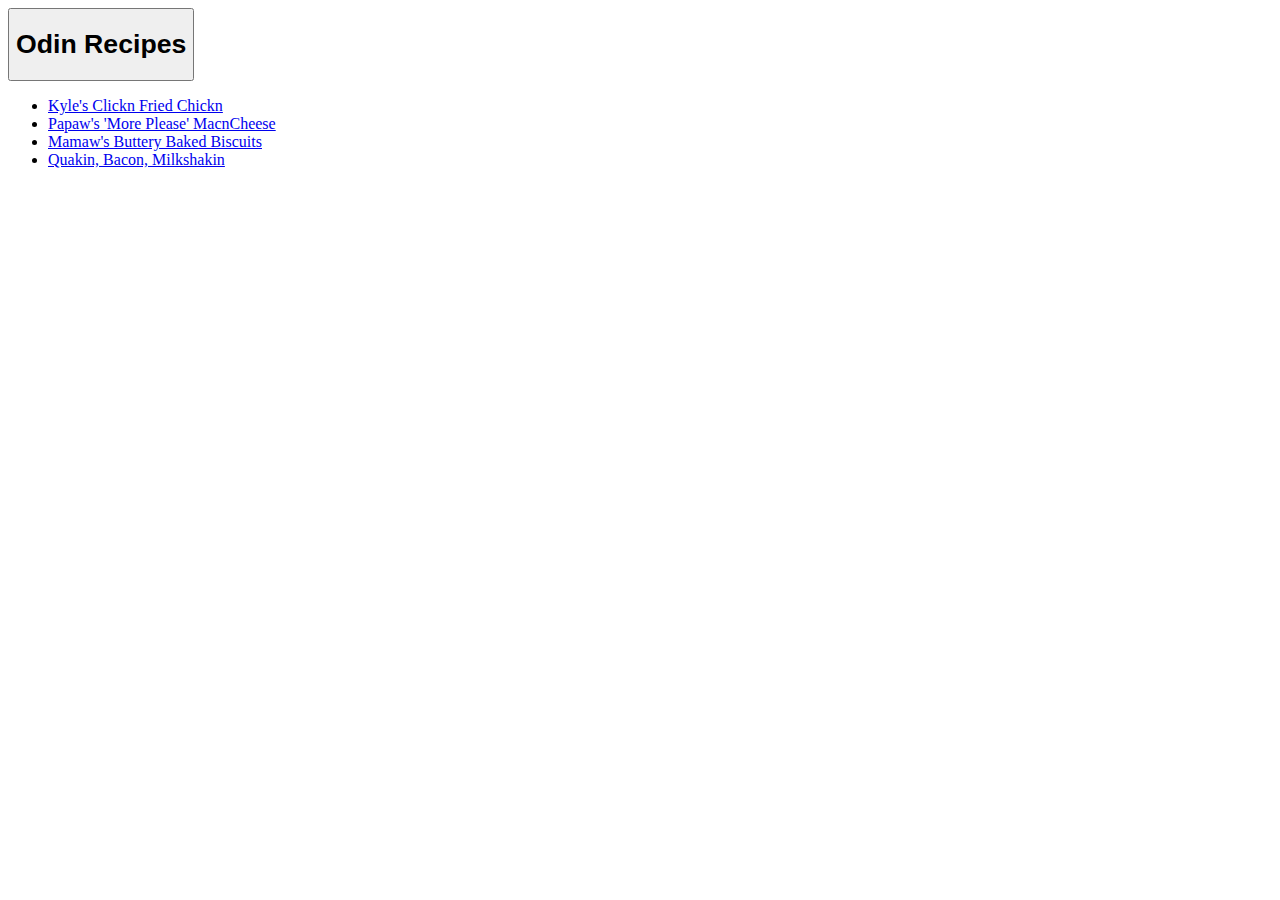
<file: index.html>
<!DOCTYPE html>
<html>
    <head>
            <meta charset="utf-8">
            <title> Odin Recipebook</title>
            <link rel="stylesheet" href="style.css">
            
    </head>

    <body>
        <button><h1> Odin Recipes</h1></button>
        <ul>
            <li> <a href="./Recipes/friedchimkin.html"> Kyle's Clickn Fried Chickn </a> </li>
            <li> <a href="./Recipes/macncheese.html"> Papaw's 'More Please' MacnCheese</a> </li>
            <li> <a href="./Recipes/biscuit.html"> Mamaw's Buttery Baked Biscuits</a> </li>
            <li> <a href="./Recipes/milkshake.html"> Quakin, Bacon, Milkshakin</a> </li>
        </ul>
     </body>
</file>
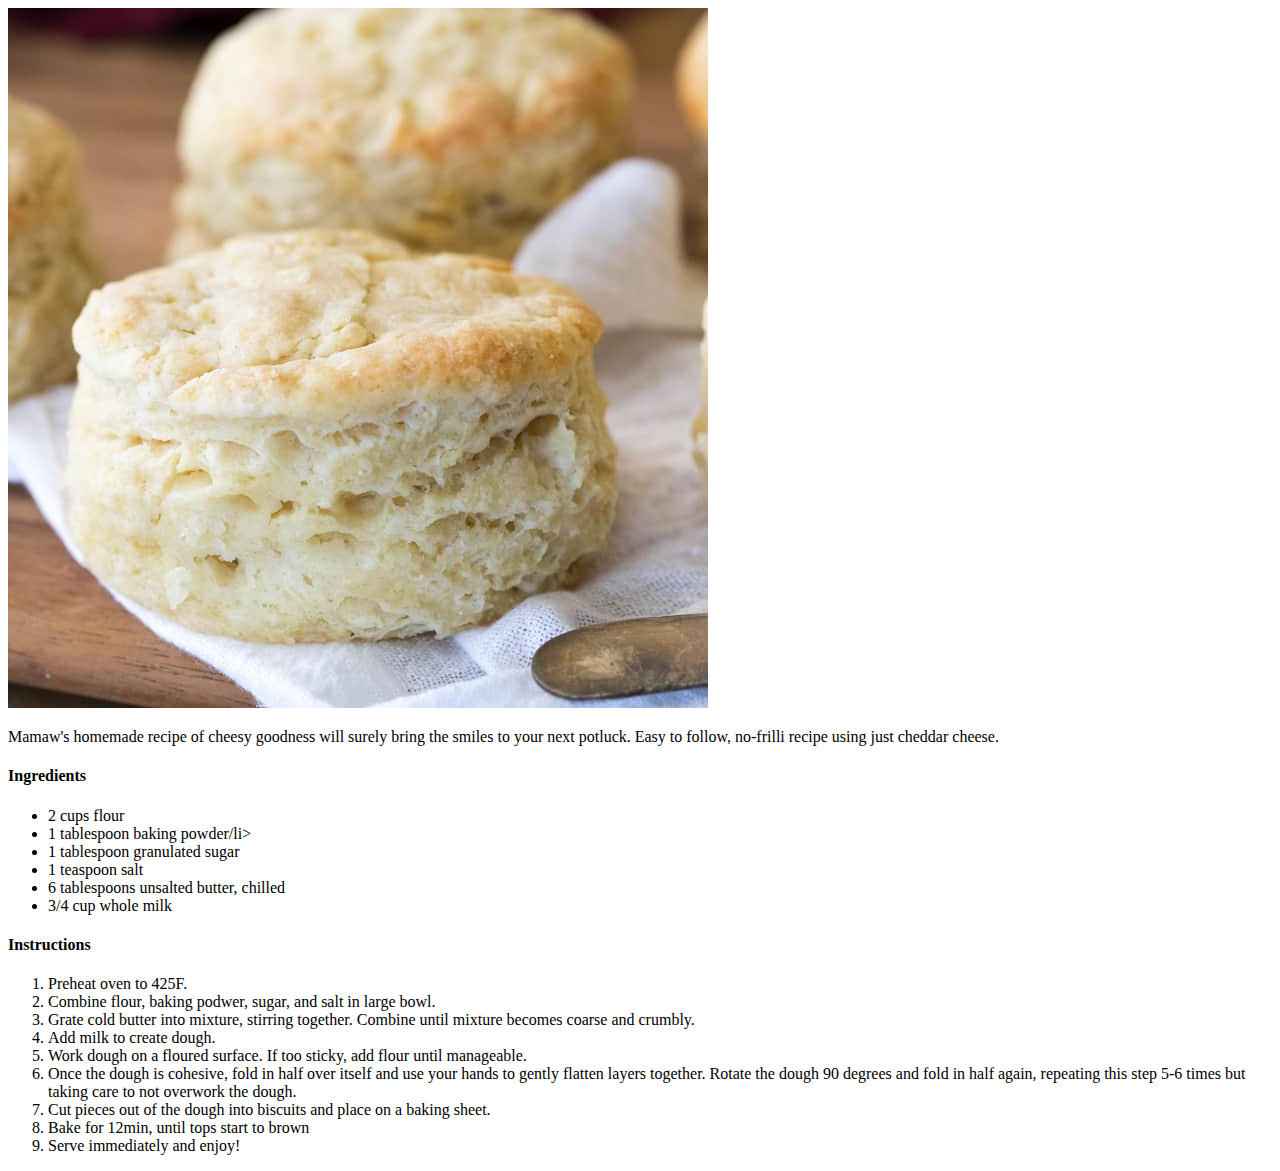
<file: Recipes/biscuit.html>
<!DOCTYPE html>
<html>
    <head> 
        <meta charset="utf-8">
        <title>Mamaw's Buttery Baked Biscuits</title>
    </head>
    <body>
        <img src="../resources/biscuit.jpg" alt="A close up of a flakey, layered biscuit with a golden brown top ">
        <p> Mamaw's homemade recipe of cheesy goodness will surely bring the smiles to your next potluck. Easy to follow, no-frilli recipe using just cheddar cheese. </p>
        
        <h4>Ingredients</h4>
        <ul>
            <li> 2 cups flour</li>
            <li> 1 tablespoon baking powder/li>
            <li> 1 tablespoon granulated sugar </li>
            <li> 1 teaspoon salt </li>
            <li> 6 tablespoons unsalted butter, chilled</li>
            <li> 3/4 cup whole milk </li>
        </ul>
        <h4> Instructions</h4>
        <ol>
            <li> Preheat oven to 425F.</li>
            <li> Combine flour, baking podwer, sugar, and salt in large bowl.</li>
            <li> Grate cold butter into mixture, stirring together. Combine until mixture becomes coarse and crumbly. </li>
            <li> Add milk to create dough.</li>
            <li> Work dough on a floured surface. If too sticky, add flour until manageable.</li>
            <li> Once the dough is cohesive, fold in half over itself and use your hands to gently flatten layers together. Rotate the dough 90 degrees and fold in half again, repeating this step 5-6 times but taking care to not overwork the dough.</li>
            <li> Cut pieces out of the dough into biscuits and place on a baking sheet. </li>
            <li> Bake for 12min, until tops start to brown </li>
            <li> Serve immediately and enjoy!</li>
        </ol>
    
    
    </body>
</html>
</file>
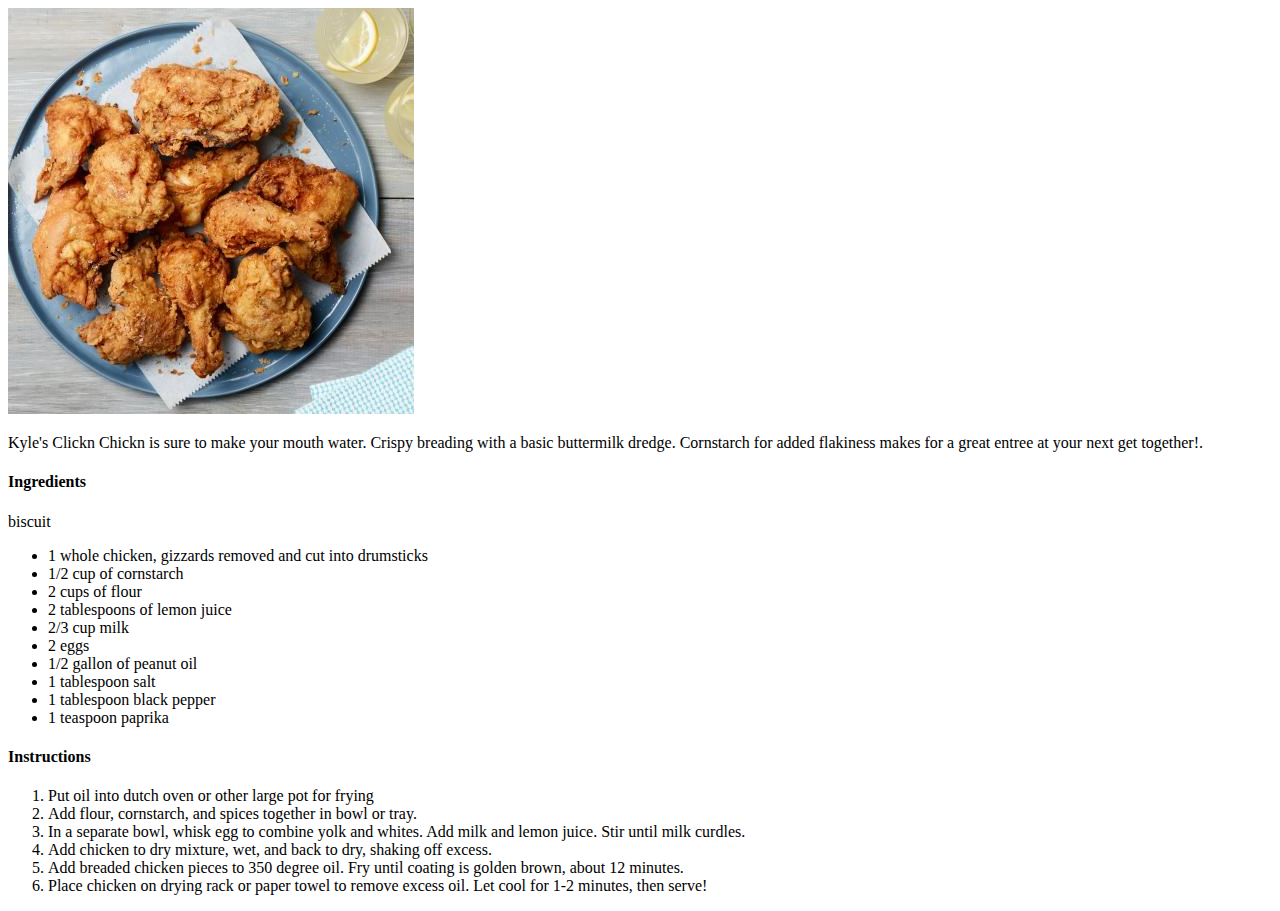
<file: Recipes/friedchimkin.html>
<!DOCTYPE html>
<html>
    <head> 
        <meta charset="utf-8">
        <title>Kyle's Clickn Fried Chickn</title>
    </head>
    <body>
        <img src="../resources/friedchicken.jpeg" alt="A plate holding many pieces of cripy brown fried chicken ">
        <p> Kyle's Clickn Chickn is sure to make your mouth water. Crispy breading with a basic buttermilk dredge. Cornstarch for added flakiness makes for a great entree at your next get together!. </p>
        
        <h4>Ingredients</h4>
</html>biscuit
        <ul> 
            <li> 1 whole chicken, gizzards removed and cut into drumsticks</li>
            <li> 1/2 cup of cornstarch</li>
            <li> 2 cups of flour</li>
            <li> 2 tablespoons of lemon juice</li>
            <li> 2/3 cup milk</li>
            <li> 2 eggs </li>
            <li> 1/2 gallon of peanut oil </li>
            <li> 1 tablespoon salt</li>
            <li> 1 tablespoon black pepper</li>
            <li> 1 teaspoon paprika</li>
        </ul>
        <h4> Instructions</h4>
        <ol>
            <li> Put oil into dutch oven or other large pot for frying</li>
            <li> Add flour, cornstarch, and spices together in bowl or tray.</li>
            <li> In a separate bowl, whisk egg to combine yolk and whites. Add milk and lemon juice. Stir until milk curdles. </li>
            <li> Add chicken to dry mixture, wet, and back to dry, shaking off excess.</li>
            <li> Add breaded chicken pieces to 350 degree oil. Fry until coating is golden brown, about 12 minutes. </li>
            <li> Place chicken on drying rack or paper towel to remove excess oil. Let cool for 1-2 minutes, then serve!</li>
        </ol>
    
    </body>
</html>
</file>
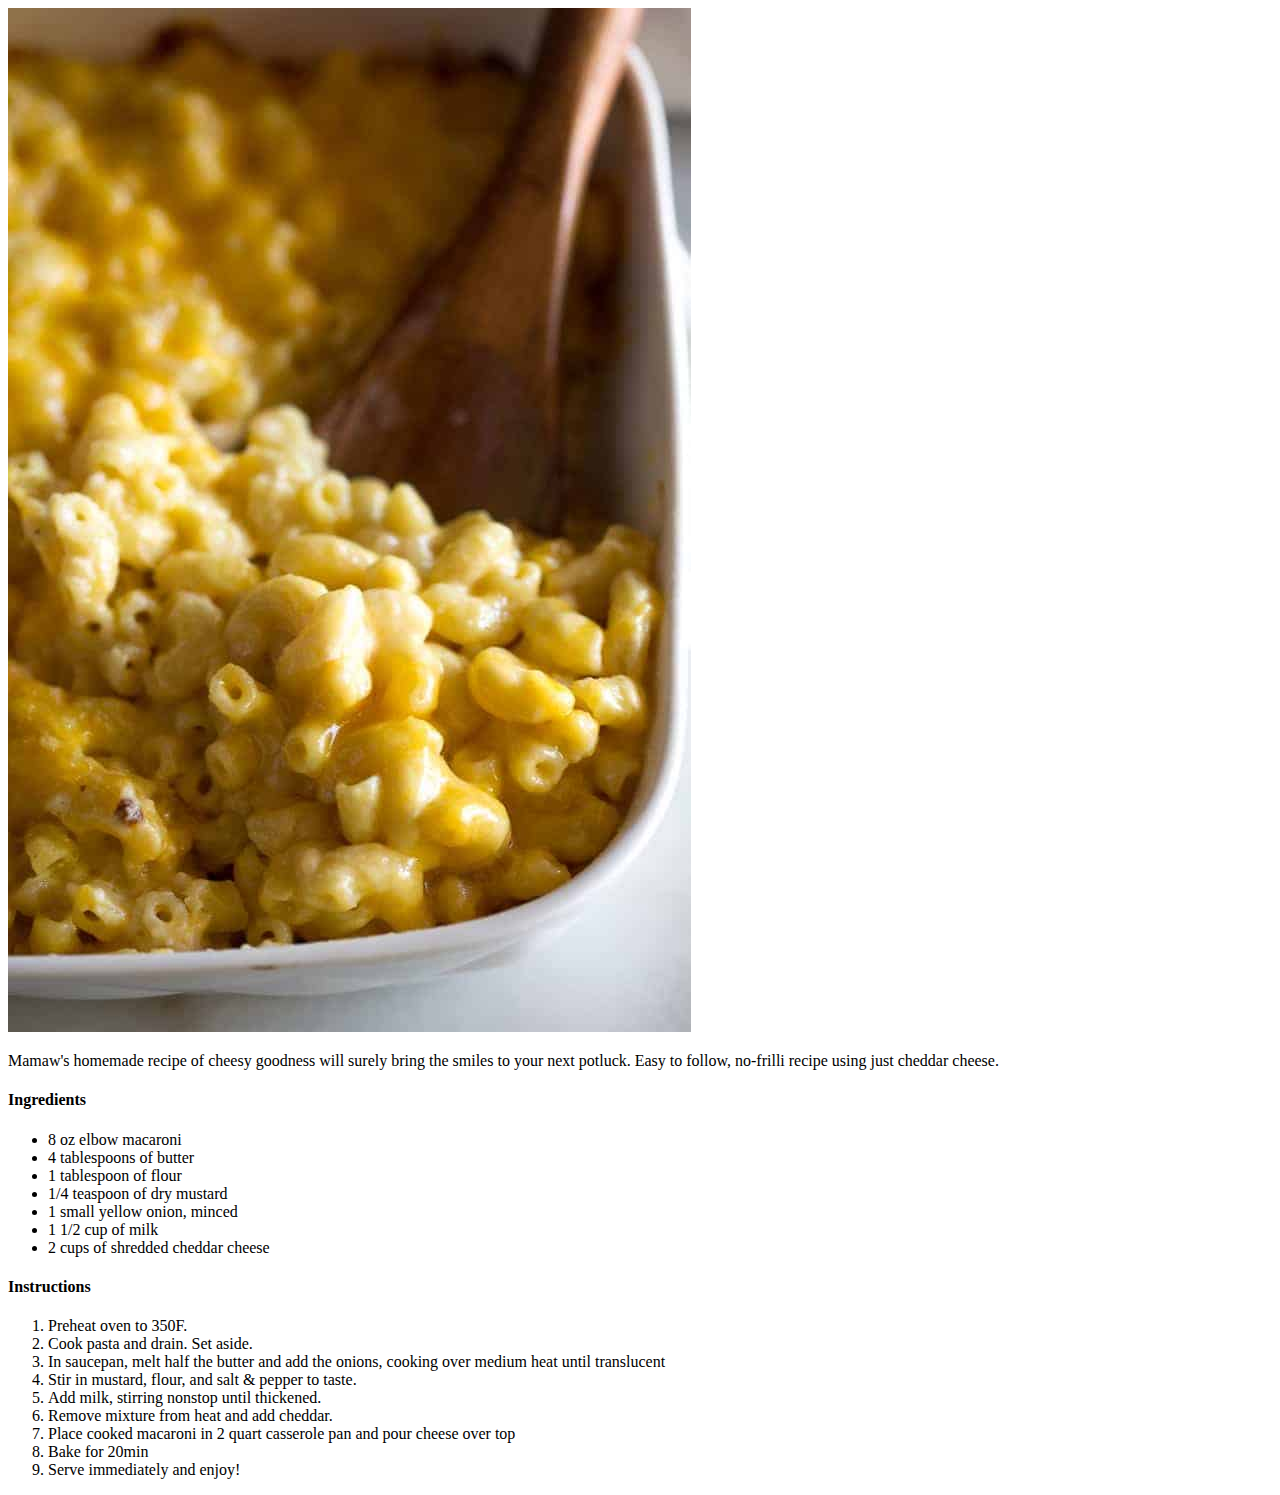
<file: Recipes/macncheese.html>
<!DOCTYPE html>
<html>
    <head> 
        <meta charset="utf-8">
        <title>Papaw's 'More Please' MacnCheese</title>
    </head>
    <body>
        <img src="../resources/macncheese.jpg" alt="A golden yellow macncheese with elbow noodles ">
        <p> Mamaw's homemade recipe of cheesy goodness will surely bring the smiles to your next potluck. Easy to follow, no-frilli recipe using just cheddar cheese. </p>
        
        <h4>Ingredients</h4>
        <ul> 
            <li> 8 oz elbow macaroni</li>
            <li> 4 tablespoons of butter</li>
            <li> 1 tablespoon of flour</li>
            <li> 1/4 teaspoon of dry mustard</li>
            <li> 1 small yellow onion, minced</li>
            <li> 1 1/2 cup of milk</li>
            <li> 2 cups of shredded cheddar cheese</li>
        </ul>
        <h4> Instructions</h4>
        <ol>
            <li> Preheat oven to 350F.</li>
            <li> Cook pasta and drain. Set aside.</li>
            <li> In saucepan, melt half the butter and add the onions, cooking over medium heat until translucent </li>
            <li> Stir in mustard, flour, and salt & pepper to taste.</li>
            <li> Add milk, stirring nonstop until thickened.</li>
            <li> Remove mixture from heat and add cheddar. </li>
            <li> Place cooked macaroni in 2 quart casserole pan and pour cheese over top</li>
            <li> Bake for 20min </li>
            <li> Serve immediately and enjoy!</li>
        </ol>
    
    </body>
</html>
</file>
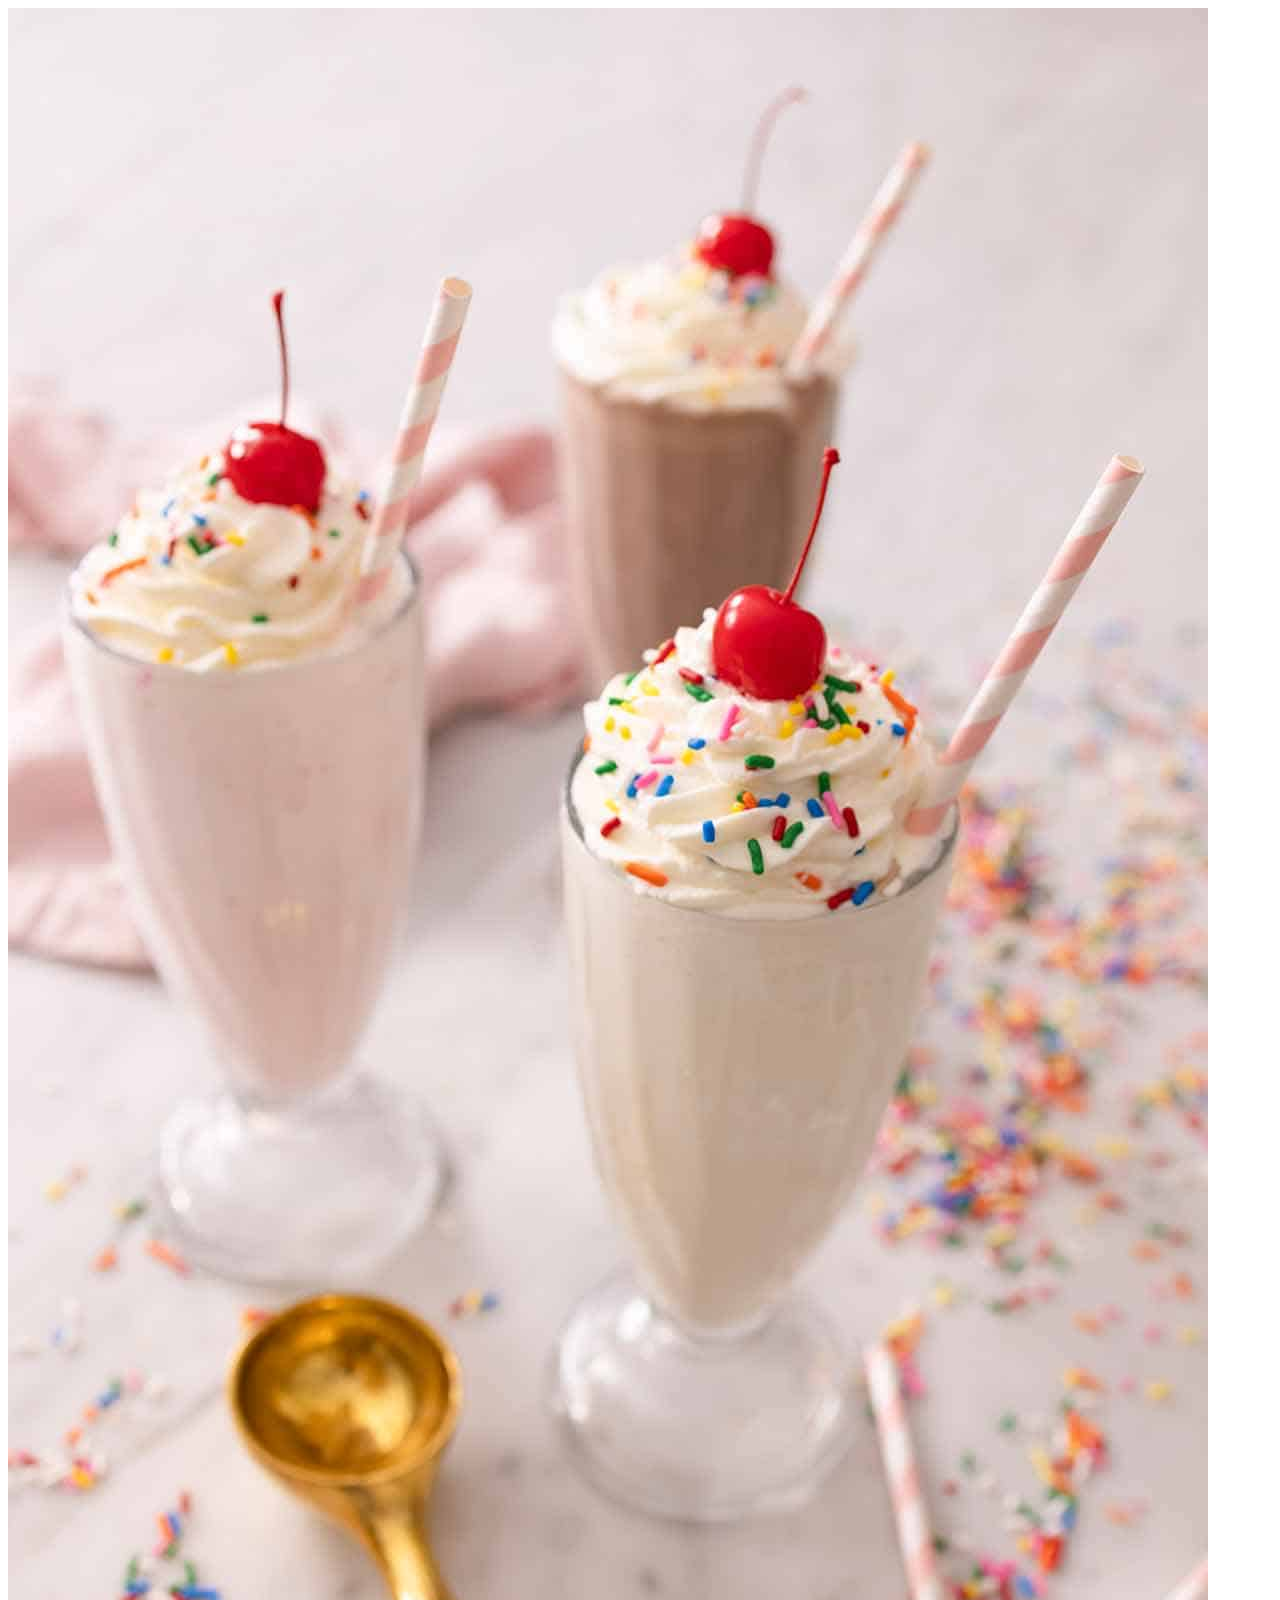
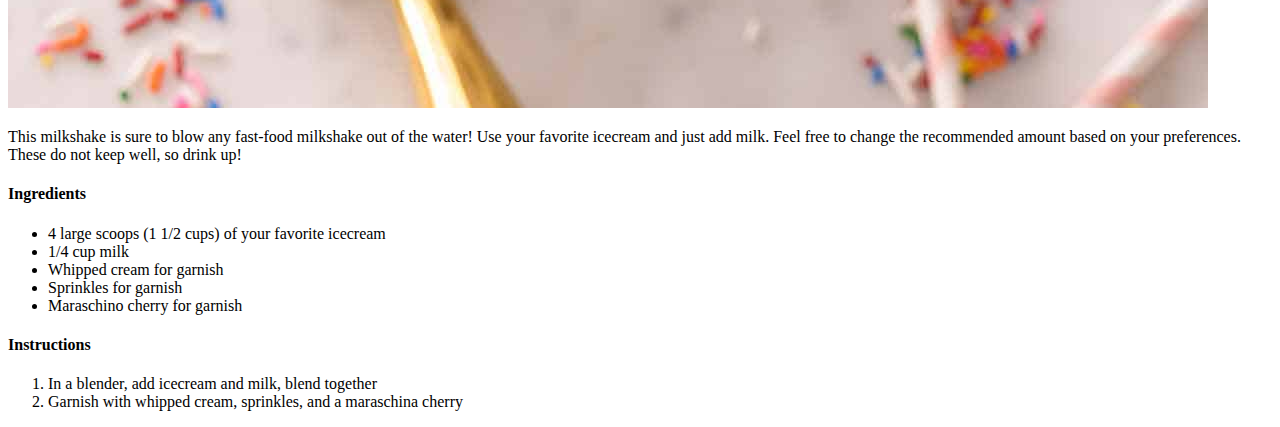
<file: Recipes/milkshake.html>
<!DOCTYPE html>
<html>
    <head> 
        <meta charset="utf-8">
        <title>Quakin, Bacon, Milkshakin</title>
    </head>
    <body>
        <img src="../resources/milkeshake.jpg" alt="Two milkshakes in large glasses topped with whipped cream and a cherry ">
        <p> This milkshake is sure to blow any fast-food milkshake out of the water! Use your favorite icecream and just add milk. Feel free to change the recommended amount based on your preferences. These do not keep well, so drink up! </p>
        
        <h4>Ingredients</h4>
        <ul> 
            <li> 4 large scoops (1 1/2 cups) of your favorite icecream</li>
            <li> 1/4 cup milk</li>
            <li> Whipped cream for garnish</li>
            <li> Sprinkles for garnish </li>
            <li> Maraschino cherry for garnish</li>
        </ul>
        <h4> Instructions</h4>
        <ol>
            <li> In a blender, add icecream and milk, blend together</li>
            <li> Garnish with whipped cream, sprinkles, and a maraschina cherry</li>

        </ol>
    
    </body>
</html>
</file>
<file: style.css>
/*style.css*/

.body {font-family: 'Segoe UI', Tahoma, Geneva, Verdana, sans-serif;}

.title {
    text-align: center;
    font-weight: 700;
    font-size: 80px;
    background-color: rgb(00, 00, blue, .3);
    color: white;
    height: 220px;
    width: 100px;
}

.contents {
    font-weight: 200;
    font-size: 35px;

}
</file>
